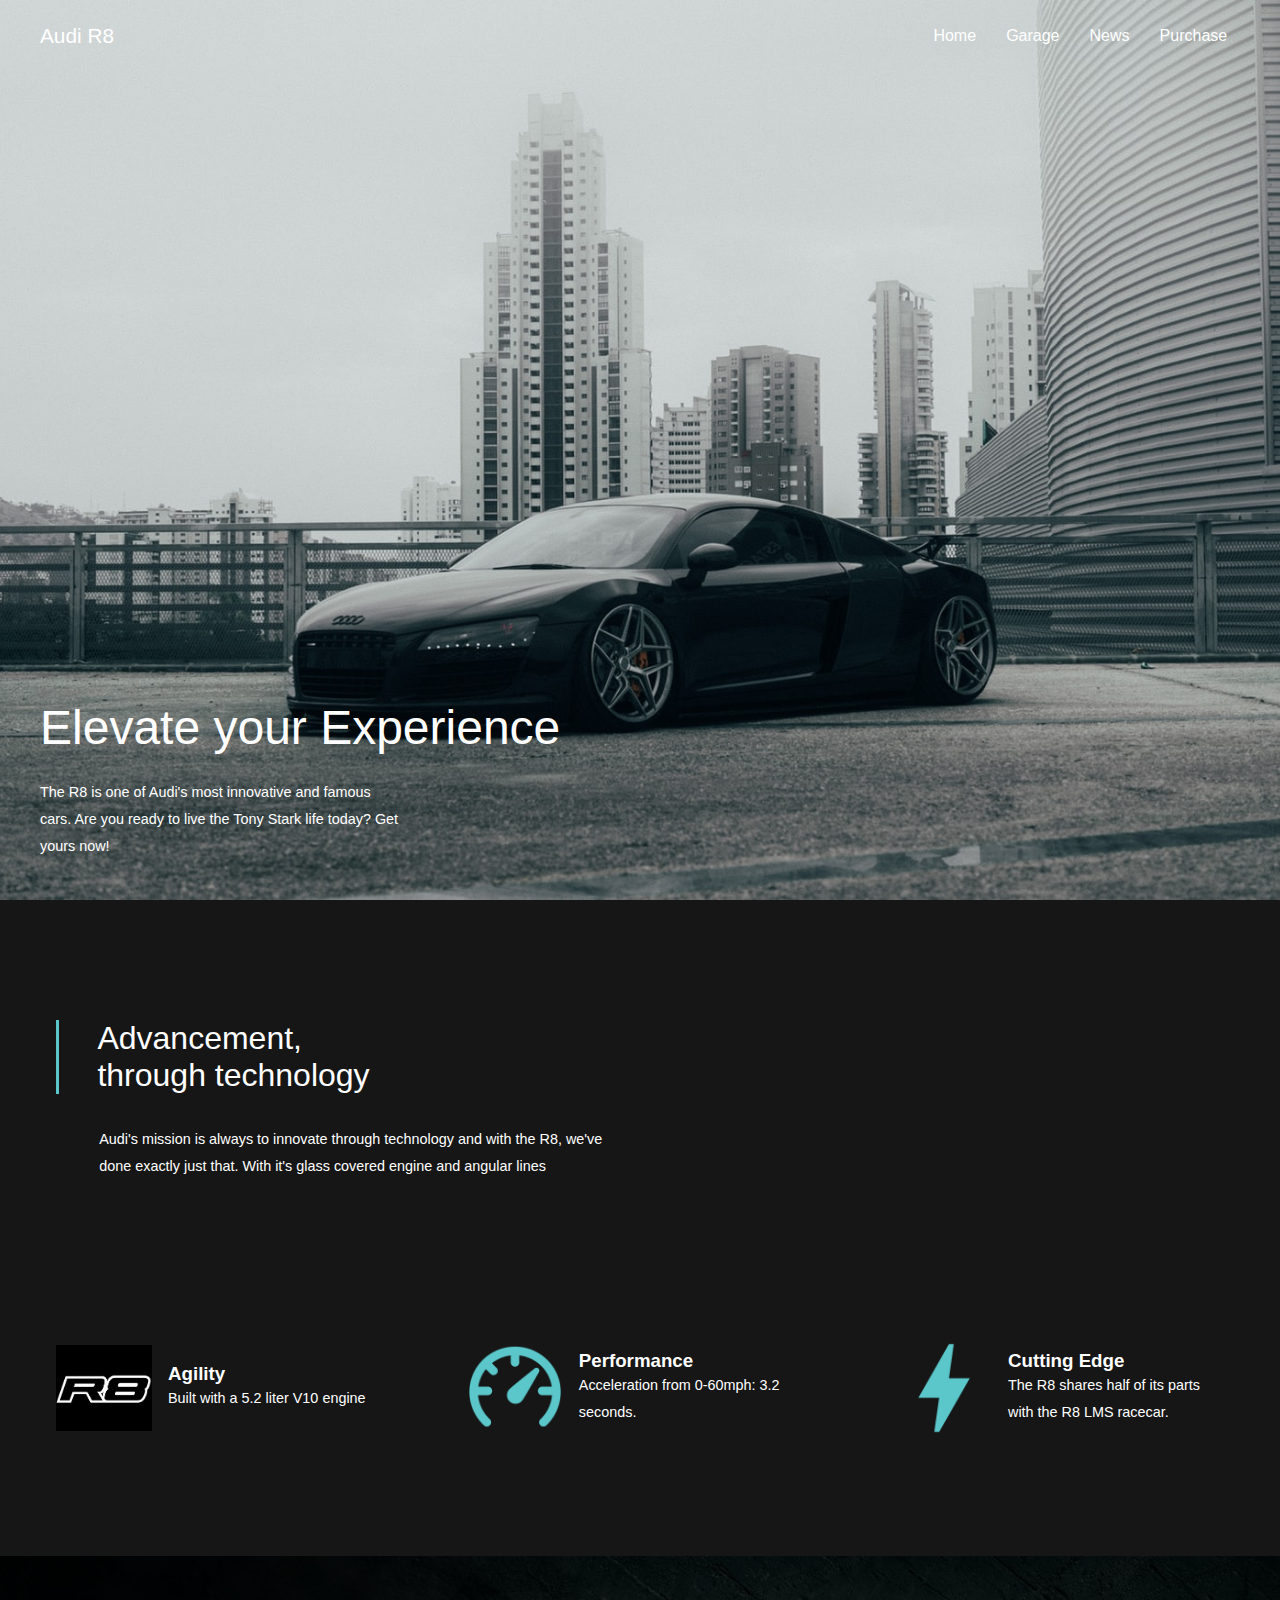
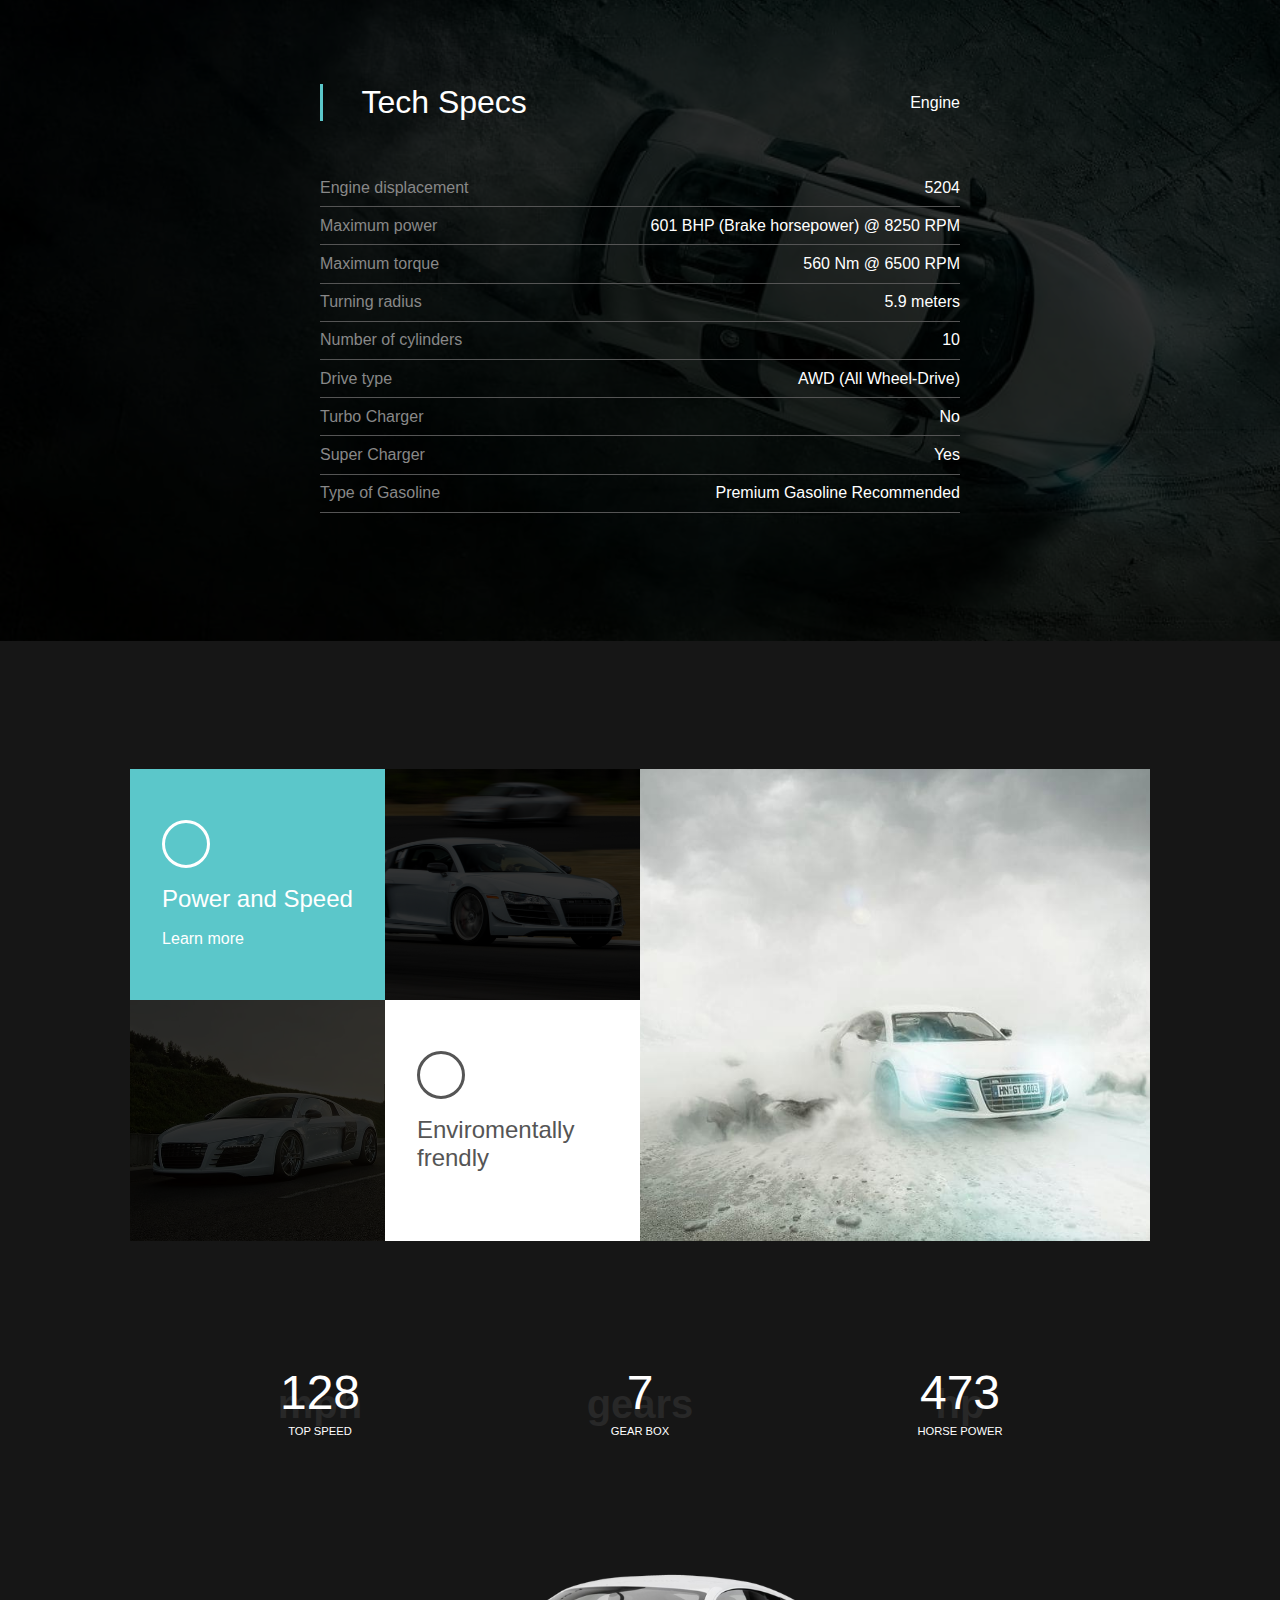
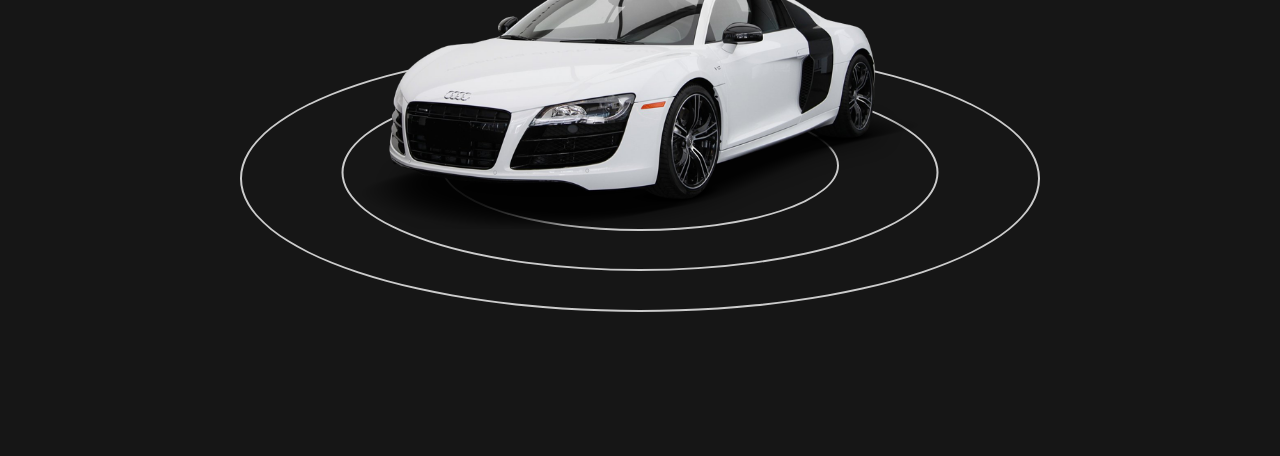
<file: index.html>
<!DOCTYPE html>
<html lang="en">

<head>
    <meta charset="UTF-8">
    <title>Car Website</title>
    <link rel="stylesheet" href="styles.css">


</head>


<body>
    <header>
        <nav>
            <a href="index.html" class="brand">Audi R8</a>
            <ul class="menu">
                <li><a href="index.html">Home</a></li>
                <li><a href="menu/garage.html">Garage</a></li>
                <li><a href="menu/news.html">News</a></li>
                <li><a href="#" class="btn">Purchase</a></li>
            </ul>
            <div class="menu-btn">
                <button><img src="image/menu.png" alt="fas fa-bars"></button><i class="fas fa-bars"></i>
            </div>
        </nav>
        <div class="header-body">
            <div>
                <h1>Elevate your Experience</h1>
                <p>
                    The R8 is one of Audi's most innovative and famous cars. Are you ready to live the Tony Stark life today? Get yours now!
                </p>
            </div>
        </div>
    </header>

    <section class="about">
        <div class="heading">
            <h2>
                Advancement, <br /> through technology
            </h2>
            <p>
                Audi's mission is always to innovate through technology and with the R8, we've done exactly just that. With it's glass covered engine and angular lines
            </p>
        </div>
        <div class="infos">
            <div class="info">
                <img src="image/icon1.png" alt="icon" />
                <div>
                    <h3>Agility</h3>
                    <p>
                        Built with a 5.2 liter V10 engine
                    </p>
                </div>
            </div>
            <div class="info">
                <img src="image/icon2.png" alt="icon" />
                <div>
                    <h3>
                        Performance
                    </h3>
                    <p>
                        Acceleration from 0-60mph: 3.2 seconds.
                    </p>
                </div>
            </div>
            <div class="info">
                <img src="image/icon3.png" alt="icon" />
                <div>
                    <h3>
                        Cutting Edge
                    </h3>
                    <p>
                        The R8 shares half of its parts with the R8 LMS racecar.
                    </p>
                </div>
            </div>
        </div>
    </section>

    <section class="specs">
        <div>
            <div class="specs-header">
                <h2>
                    Tech Specs
                </h2>
                <span>
                Engine 
            </span>
            </div>
            <ul>
                <li>
                    <span>Engine displacement</span>
                    <span>5204</span>
                </li>
                <li>
                    <span>
                    Maximum power
                </span>
                    <span>
                    601 BHP (Brake horsepower) @ 8250 RPM
                </span>

                </li>
                <li>
                    <span>Maximum torque</span>
                    <span>560 Nm @ 6500 RPM</span>
                </li>
                <li>
                    <span>Turning radius</span>
                    <span>5.9 meters</span>
                </li>
                <li>
                    <span>
                    Number of cylinders
                </span>
                    <span>10</span>
                </li>
                <li>
                    <span>
                    Drive type
                </span>
                    <span>AWD (All Wheel-Drive)</span>
                </li>
                <li>
                    <span>Turbo Charger</span>
                    <span>No</span>
                </li>
                <li>
                    <span>Super Charger</span>
                    <span>Yes</span>
                </li>
                <li>
                    <span>Type of Gasoline</span>
                    <span>Premium Gasoline Recommended</span>
                </li>

            </ul>
        </div>
    </section>

    <section class="panels">
        <div class="panels-sm">
            <div class="panel">
                <div>
                    <div class="icon">
                        <i class="fas fa-fire"></i>
                    </div>
                    <h2>Power and Speed</h2>
                    <a href="#">
                        <span>Learn more</span>
                        <i class="fas fa-arrow-right"></i>
                    </a>
                </div>
            </div>
            <div class="panel"></div>
            <div class="panel"></div>
            <div class="panel">
                <div>
                    <div class="icon">
                        <i class="fas fa-tint"></i>
                    </div>
                    <h2>Enviromentally frendly</h2>
                </div>
            </div>
        </div>
        <div class="panel-lg"></div>
    </section>

    <section class="car-stats">
        <div class="stats">
            <div>
                <h1 class="counter" data-target="206" data-speed="10">128
                </h1>
                <h1>mph</h1>
                <h5>Top Speed</h5>
            </div>
            <div>
                <h1 class="counter" data-target="7" data-speed="500">7
                </h1>
                <h1>gears</h1>
                <h5>Gear Box</h5>
            </div>
            <div>
                <h1 class="counter" data-target="473" data-speed="1">473
                </h1>
                <h1>hp</h1>
                <h5>Horse Power</h5>
            </div>
        </div>
        <div class="car">
            <div class="circle">
                <img src="image/car.png" alt="car" />
                <div class="inner-md-circle"></div>
                <div class="inner-sm-circle"></div>
            </div>
        </div>
    </section>
    <script src="class.js"></script>
</body>

</html>
</file>
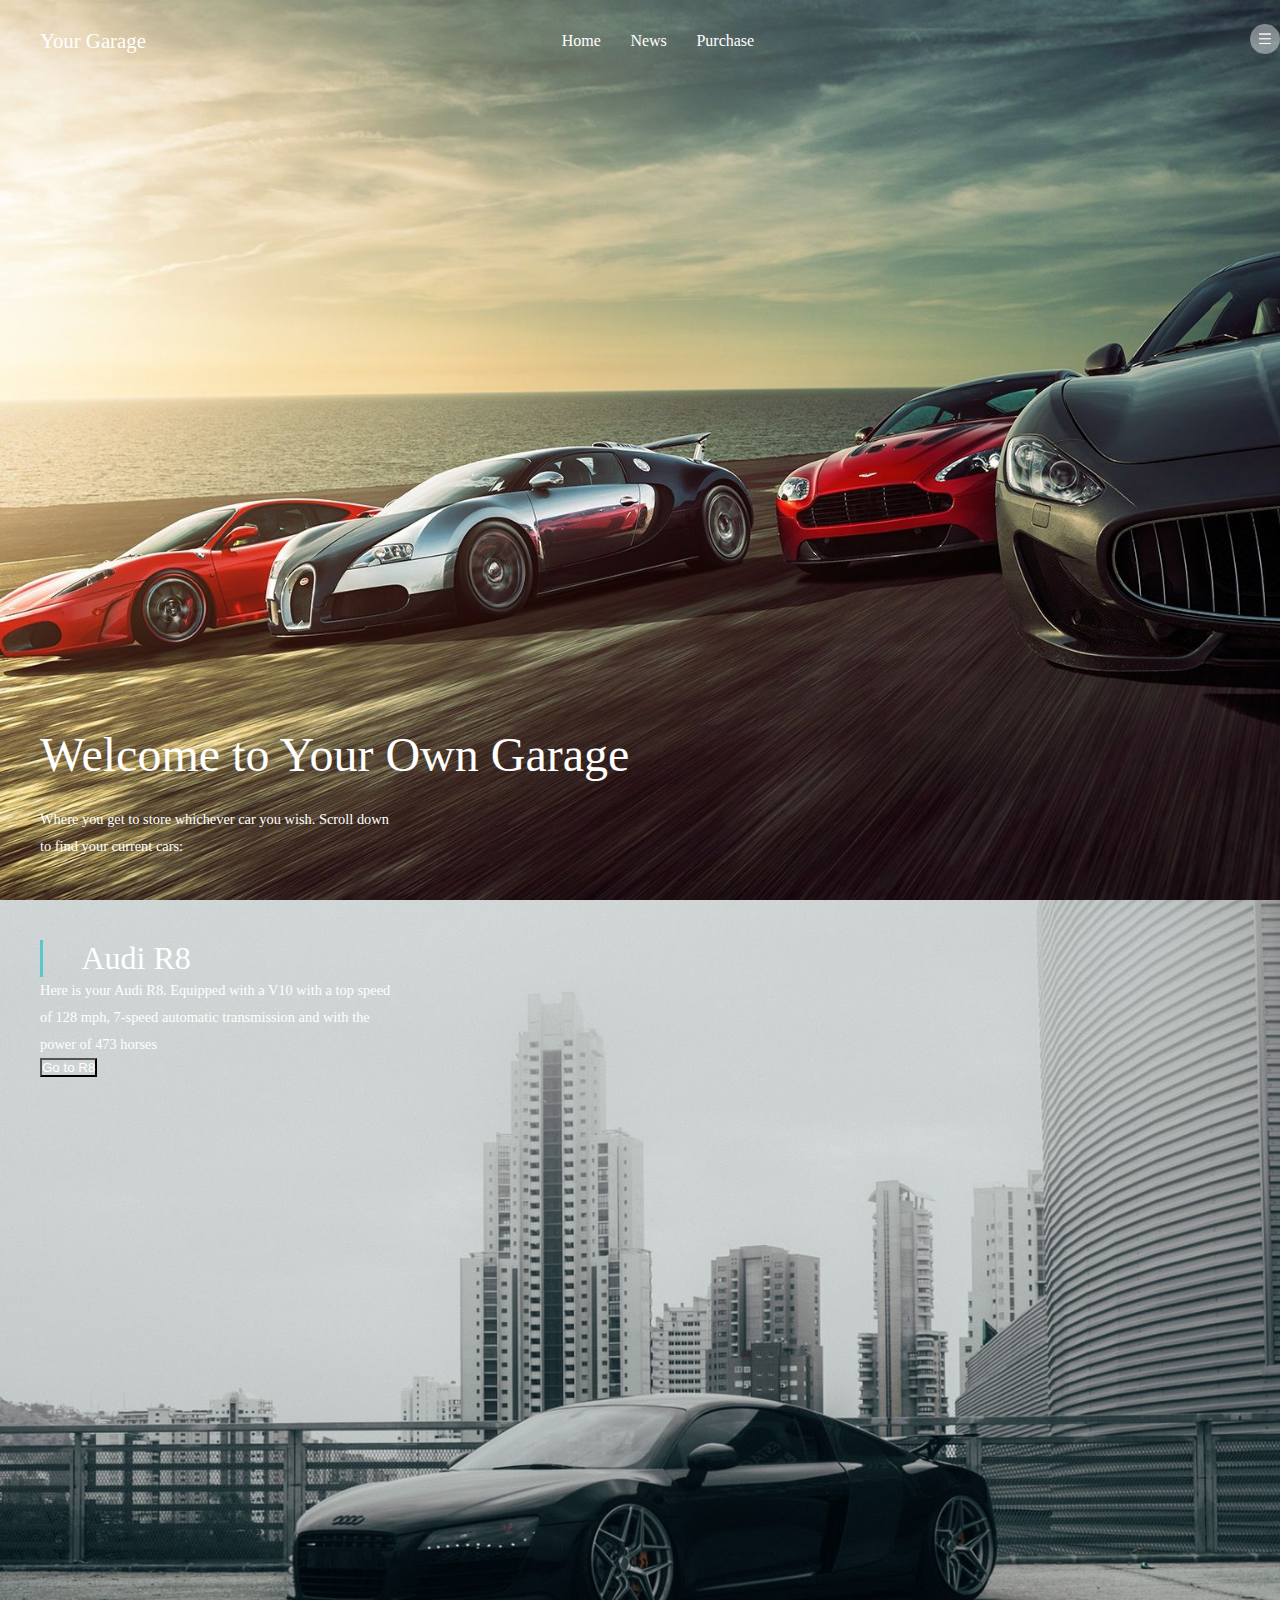
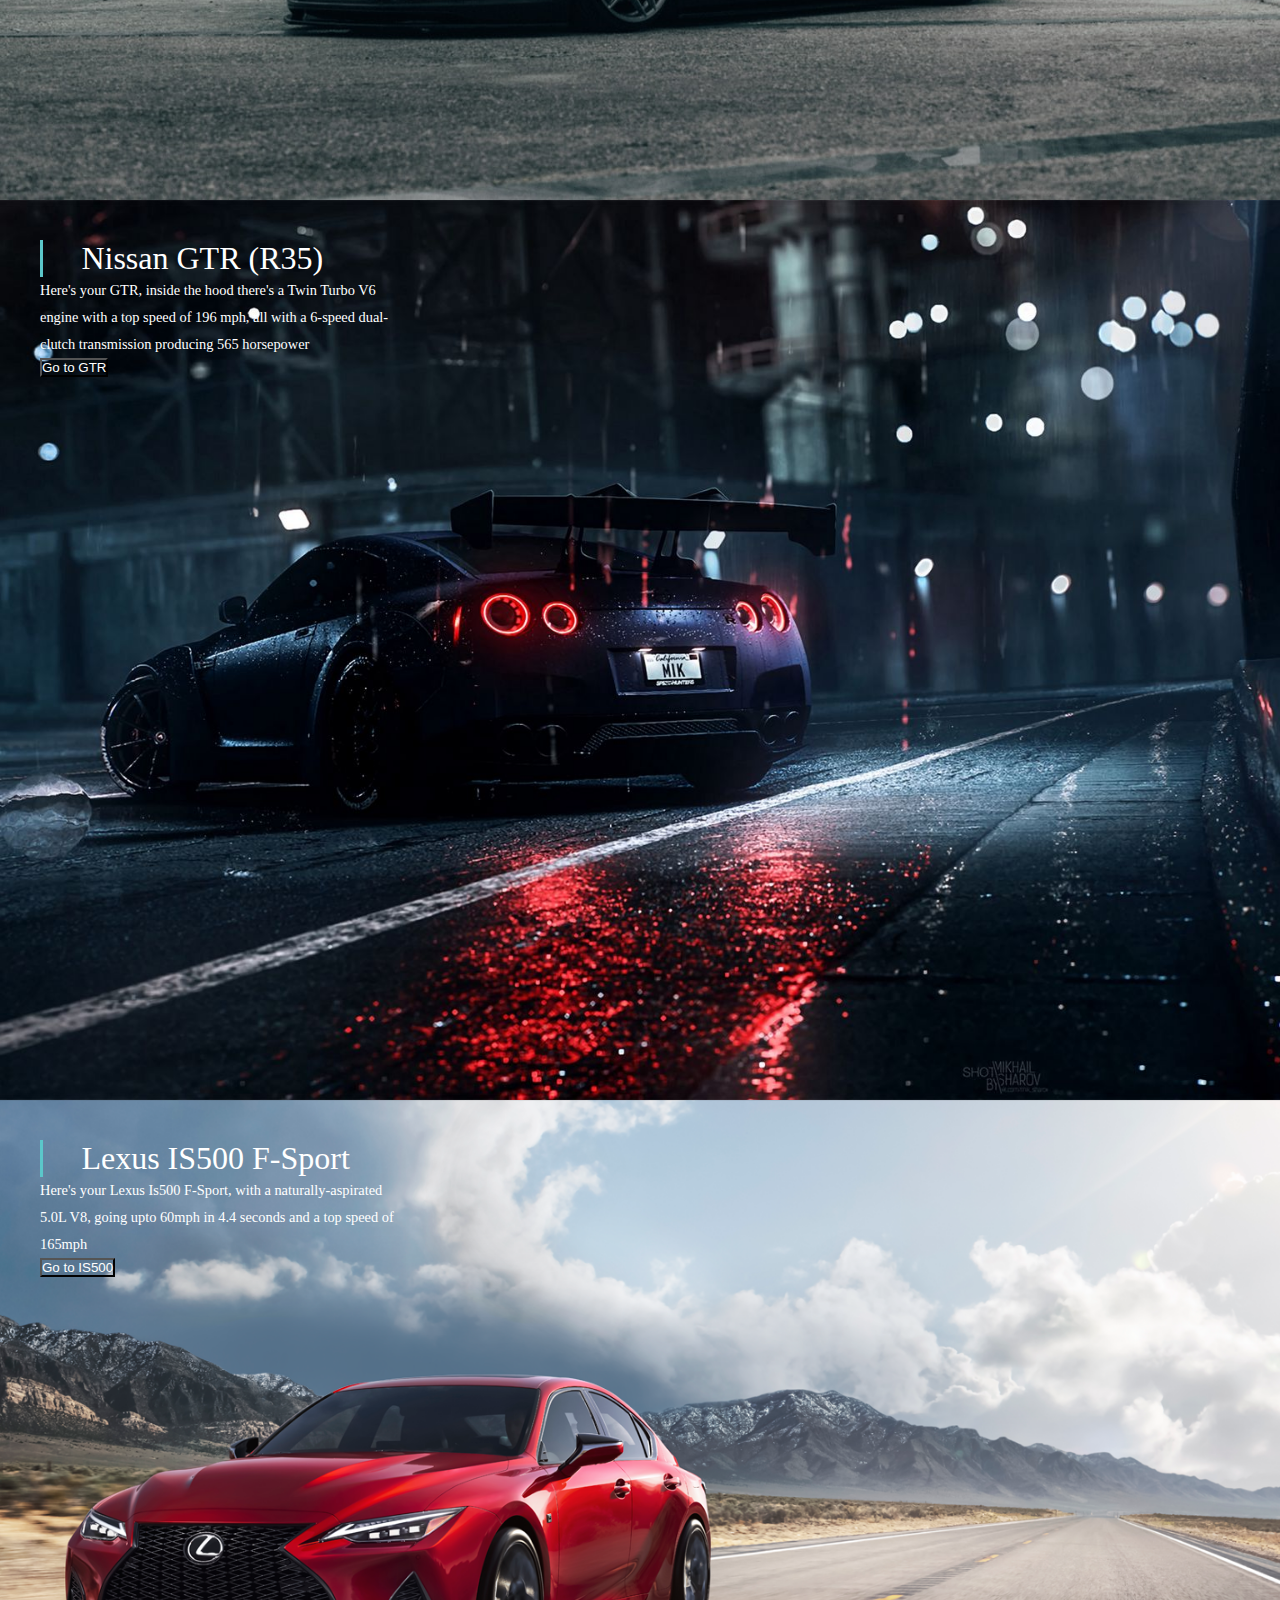
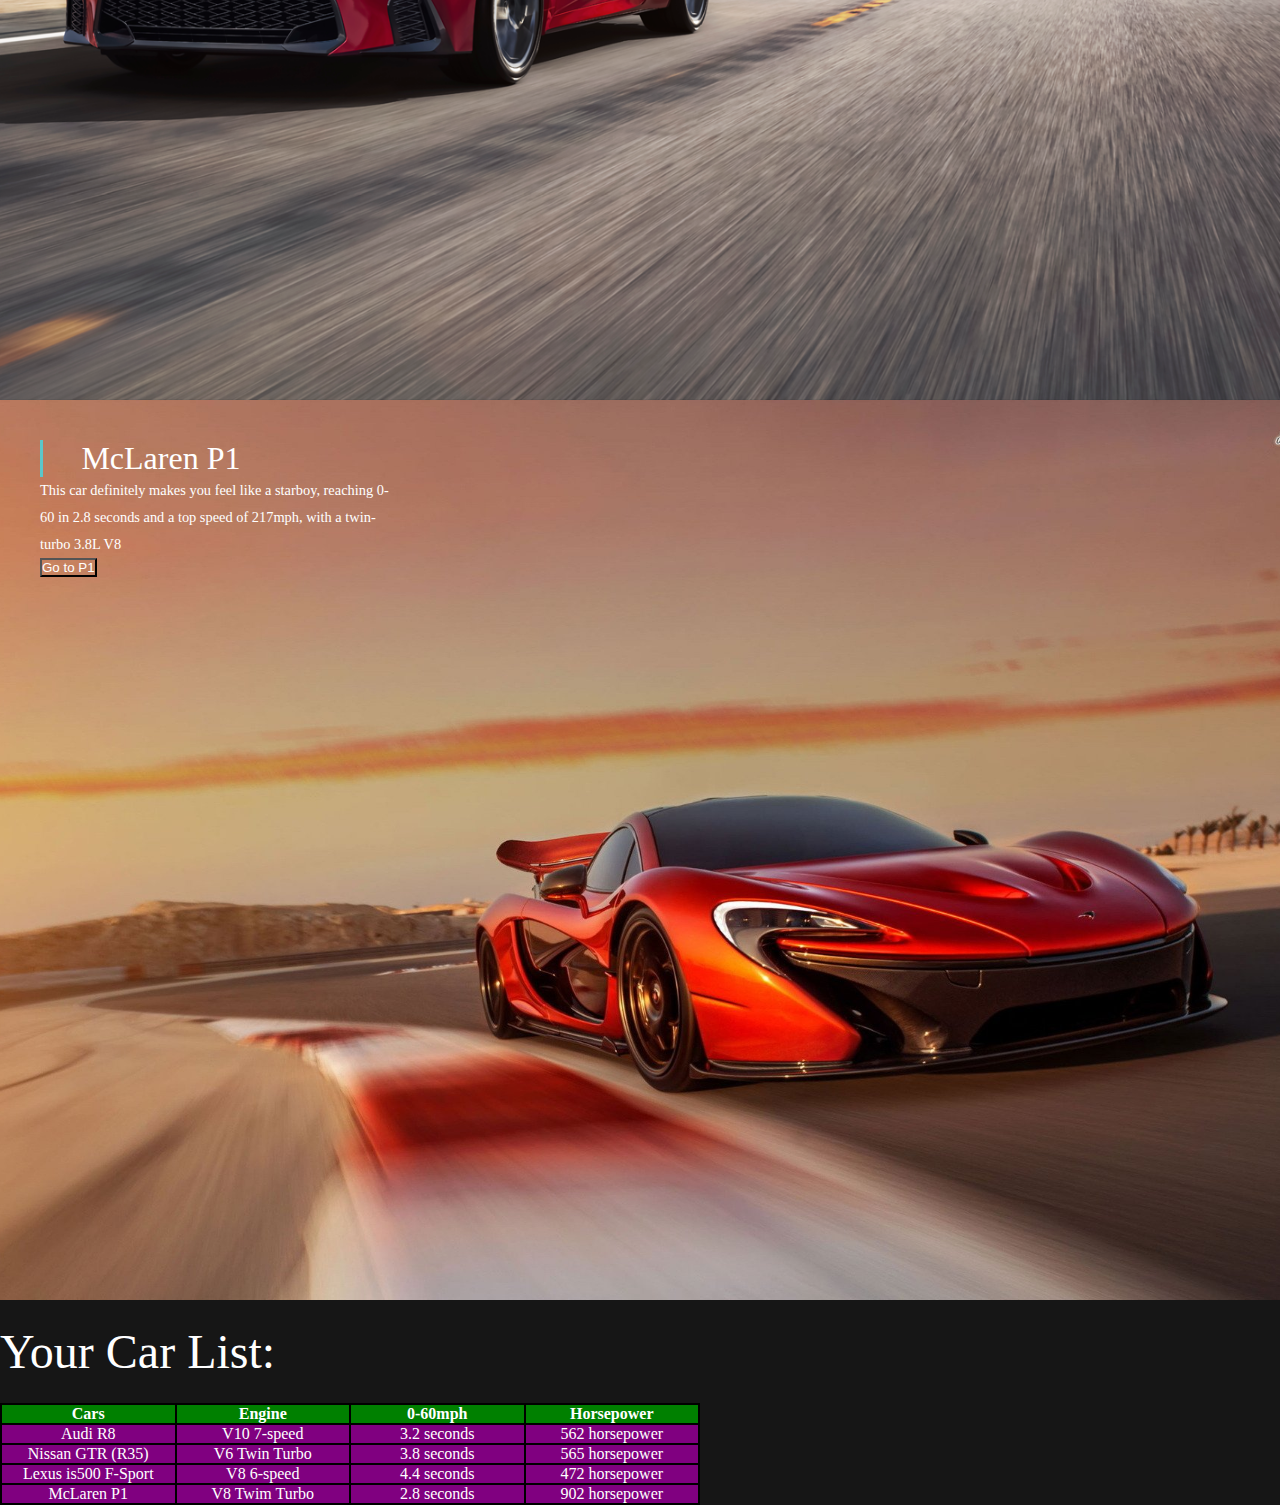
<file: menu/garage.html>
<!DOCTYPE html>

<html lang="en">

<head>
    <meta charset="UTF-8">
    <title>Your Garage</title>
    <link rel="stylesheet" href="garage.css">
</head>

<body>
    <header>
        <nav>
            <a href="garage.html" class="garage">Your Garage</a>
            <ul class="menu">
                <li><a href="../index.html">Home</a></li>
                <li><a href="news.html">News</a></li>
                <li><a href="#" class="btn">Purchase</a></li>
            </ul>
            <div class="menu-btn">
                <img src="../image/menu.png" class="menu-btn">
            </div>
        </nav>
        <div class="header-body">
            <div>
                <h1>Welcome to Your Own Garage</h1>
                <p>
                    Where you get to store whichever car you wish. Scroll down to find your current cars:
                </p>
            </div>
        </div>
    </header>

    <section class="R8">
        <div class="audir8">
            <h2>Audi R8</h2>
            <p>Here is your Audi R8. Equipped with a V10 with a top speed of 128 mph, 7-speed automatic transmission and with the power of 473 horses</p>
            <button class="carbutton"><a href="../index.html"> Go to R8 </a></button>
        </div>
    </section>


    <section class="GTR">
        <div class="nissanGTR">
            <h2>Nissan GTR (R35)</h2>
            <p>Here's your GTR, inside the hood there's a Twin Turbo V6 engine with a top speed of 196 mph, all with a 6-speed dual-clutch transmission producing 565 horsepower</p>
            <button class="carbutton"><a href="#"> Go to GTR </a></button>
        </div>
    </section>

    <section class="Lexus">
        <div class="lexusis500">
            <h2>
                Lexus IS500 F-Sport
            </h2>
            <p>Here's your Lexus Is500 F-Sport, with a naturally-aspirated 5.0L V8, going upto 60mph in 4.4 seconds and a top speed of 165mph</p>
            <button class="carbutton"><a href="#"> Go to IS500 </a></button>
        </div>

    </section>

    <section class="McLaren">
        <div class="MP1">
            <h2>
                McLaren P1
            </h2>
            <p>
                This car definitely makes you feel like a starboy, reaching 0-60 in 2.8 seconds and a top speed of 217mph, with a twin-turbo 3.8L V8
            </p>
            <button class="carbutton"><a href="#"> Go to P1</a></button>
        </div>

    </section>

    <section class="cartable">
        <h1>Your Car List:</h1>
        <table bgcolor="black" width="700">
            <tr bgcolor="green">
                <th width="100">Cars</th>
                <th width="100">Engine</th>
                <th width="100">0-60mph</th>
                <th width="100">Horsepower</th>
            </tr>
            <tr bgcolor="purple" align="center">
                <td> Audi R8</td>
                <td> V10 7-speed</td>
                <td> 3.2 seconds</td>
                <td> 562 horsepower</td>
            </tr>
            <tr bgcolor="purple" align="center">
                <td> Nissan GTR (R35)</td>
                <td> V6 Twin Turbo</td>
                <td> 3.8 seconds</td>
                <td> 565 horsepower</td>
            </tr>
            <tr bgcolor="purple" align="center">
                <td> Lexus is500 F-Sport</td>
                <td> V8 6-speed</td>
                <td> 4.4 seconds</td>
                <td> 472 horsepower</td>
            </tr>
            <tr bgcolor="purple" align="center">
                <td> McLaren P1</td>
                <td> V8 Twim Turbo</td>
                <td> 2.8 seconds</td>
                <td> 902 horsepower</td>
            </tr>
        </table>
    </section>
    <script src="garage.js"></script>
</body>

</html>
</file>
<file: styles.css>
body {
    margin: 0;
    font-family: 'Poppins', sans-serif;
    color: #fff;
    background: #161616;
}

* {
    box-sizing: border-box;
    margin: 0;
    padding: 0;
}

p {
    font-size: 0.9em;
    max-width: 35em;
    line-height: 27px;
}

h1,
h2 {
    font-weight: 300;
}

h1 {
    margin: 0.5em 0;
    font-size: 3em;
}

.specs h2,
.about h2 {
    font-size: 2em;
    padding-left: 1.2em;
    border-left: 0.1em #5bc7ca solid;
}

ul {
    list-style: none;
}

a {
    text-decoration: none;
    color: #fff;
}

section {
    padding: 2.5em;
}


/* Set all flex layouts*/

nav,
.infos,
.info,
.specs-header,
.specs li,
.stats {
    display: flex;
    justify-content: space-between;
    align-items: center;
}

.specs,
.icon,
.panel:first-child,
.panel:last-child {
    display: flex;
    justify-content: center;
    align-items: center;
}

header {
    height: 100vh;
    min-height: 30em;
    background: url(image/banner.jpg) no-repeat center;
    background-size: cover;
    display: flex;
    flex-direction: column;
}


/* Nav Bar */

nav {
    padding: 1.5em 2.5em;
    position: relative;
}

.menu-btn {
    display: none;
}

.brand {
    font-size: 1.3em;
}

nav li {
    display: inline-block;
    margin: 0 0.8em;
    text-align: center;
}

nav a {
    color: #fff;
}

nav a:hover {
    color: #eee;
}


/* Header Body */

.header-body {
    padding: 2.5em;
    height: 100%;
    width: 100%;
    display: flex;
    align-items: flex-end;
}

.header-body p {
    max-width: 25em;
}


/* About */

.heading h2 {
    margin-bottom: 1em;
}

.heading p {
    margin-left: 3em;
    display: inline-block;
}

.infos {
    gap: 2em;
}

.infos,
.heading {
    padding: 5em 1em;
}

.info img {
    max-width: 6em;
    margin-right: 1em;
}

.info h3 {
    margin-bottom: 0, 5em;
}

.info p {
    max-width: 15em;
}


/* Specs */

.specs {
    background: url(image/banner2.jpg) no-repeat center;
    background-size: cover;
    min-height: 40em;
    position: relative;
    padding-top: 8em;
    padding-bottom: 8em;
}

.specs-header,
.specs ul {
    position: relative;
    z-index: 1;
}

.specs ul {
    width: 40em;
    margin-top: 3em;
}

.specs li {
    padding: 0.6em 0;
    border-bottom: #555 1px solid;
}

.specs li span:first-child {
    color: #888;
}


/* Panels Section */

.panels {
    display: grid;
    grid-template-columns: 1fr 1fr;
    min-height: 40em;
    max-width: 1100px;
    margin: 0 auto;
    padding-top: 8em;
}

.panel>div {
    padding: 1em;
}

.panels-sm {
    display: grid;
    grid-template-columns: 1fr 1fr;
}

.panel:first-child,
.panel:last-child {
    padding: 1em;
}

.panel:first-child {
    background: #5bc7ca;
}

.panel:last-child {
    background: #fff;
    color: #555;
}

.panel:nth-child(2) {
    background: url(image/panel1.jpg) no-repeat center;
}

.panel:nth-child(3) {
    background: url(image/panel2.jpg) no-repeat center;
}

.panel:nth-child(2),
.panel:nth-child(3) {
    background-size: cover;
    position: relative;
}


/* Image dark overlays */

.specs::before,
.panel:nth-child(2):before,
.panel:nth-child(3):before {
    content: '';
    background: rgba(0, 0, 0, 0.8);
    position: absolute;
    top: 0;
    left: 0;
    width: 100%;
    height: 100%;
    z-index: 0;
}

.panel h2 {
    margin: 0.7em 0;
}

.panel-lg {
    background: url(image/panel3.jpg) no-repeat center;
    background-size: cover;
    width: 100%;
    height: 100%;
}

.icon {
    font-size: 2em;
    border-radius: 50%;
    width: 1.5em;
    height: 1.5em;
}

.panel:first-child .icon {
    border: 3px #fff solid;
}

.panel:nth-child(4) .icon {
    border: 3px #555 solid;
}


/* Stats */

.car-stats {
    padding: 5em 1em;
}

.stats {
    text-align: center;
    max-width: 800px;
    margin: 0 auto;
}

.stats>div {
    margin-bottom: 1em;
    position: relative;
    min-width: 10em;
}

.stats>div h1:nth-child(2) {
    color: #282828;
    position: absolute;
    top: 30%;
    left: 50%;
    transform: translate(-50%, -50%);
    z-index: -1;
    font-size: 2.5em;
    font-weight: 700;
}

.stats h5 {
    font-weight: 400;
    text-transform: uppercase;
    font-size: 0.7em;
}

.counter {
    margin: 0.1em 0;
}

.car {
    padding: 4em 1em 4em 1em;
    margin-top: 8em;
}

.circle {
    border: 2px #ccc solid;
    border-radius: 50%;
    width: 100%;
    max-width: 800px;
    margin: 0 auto;
    position: relative;
    background: #161616;
    animation: glow 4s ease-in-out infinite;
    aspect-ratio: 3/1;
}

.car img {
    width: 70%;
    position: absolute;
    top: -50%;
    left: 50%;
    transform: translateX(-50%);
    z-index: 1;
}

.circle div {
    border: inherit;
    border-radius: inherit;
    background: inherit;
    position: absolute;
    left: 50%;
    transform: translateX(-50%);
    animation: inherit;
}

.circle .inner-md-circle {
    width: 75%;
    height: 75%;
    top: 10%;
    animation-delay: 3s;
}

.circle .inner-sm-circle {
    width: 50%;
    height: 50%;
    top: 20%;
    animation-delay: 6s;
}


/* Circle Glow Animation */

@keyframes glow {
    0% {
        box-shadow: none;
    }
    50% {
        box-shadow: 0 0 1em #5bc7ca;
    }
    100% {
        box-shadow: none;
    }
}

@media screen and (max-width: 900px) {
    .menu-btn {
        display: block;
        font-size: 1.2em;
        cursor: pointer;
    }
    .menu-btn:hover {
        color: #eee;
    }
    .brand,
    .menu-btn {
        position: relative;
        z-index: 1;
    }
    .menu {
        position: absolute;
        top: 0;
        left: 0;
        padding: 0;
        background: #161616;
        width: 100%;
        z-index: 0;
        height: 0;
        overflow-y: hidden;
        transition: 0.6s ease-in-out;
    }
    /* open class for jS */
    .menu-open {
        height: 17em;
        padding: 5em 0 1em 0;
    }
    .menu li {
        display: block;
        margin: 1em 0;
    }
    .specs ul {
        width: 80vw;
    }
    .infos,
    .info,
    .stats {
        flex-direction: column;
        text-align: center;
        align-items: center;
    }
    .infos {
        gap: 3em;
    }
    .info img {
        margin: 0 0 1em 0;
    }
    .panels,
    .panels-sm {
        grid-template-columns: 1fr;
    }
    .panel,
    .panel-lg {
        min-height: 15em;
    }
    .panel:nth-child(2) {
        order: 1;
    }
}

@media screen and (max-width: 600px) {
    html {
        font-size: 14px;
    }
}
</file>
<file: menu/garage.css>
body {
    margin: 0;
    font-family: 'Helvetica ', serif;
    color: #fff;
    background: #161616
}

* {
    box-sizing: border-box;
    margin: 0;
    padding: 0;
}

p {
    font-size: 0.9em;
    max-width: 35em;
    line-height: 27px;
}

h1,
h2 {
    font-weight: 300;
}

h1 {
    margin: 0.5em 0;
    font-size: 3em;
}

.R8 h2,
.GTR h2,
.Lexus h2,
.McLaren h2 {
    font-size: 2em;
    padding-left: 1.2em;
    border-left: 0.1em #5bc7ca solid;
}

ul {
    list-style: none;
}

a {
    text-decoration: none;
    color: #fff
}

nav {
    display: flex;
    justify-content: space-between;
    align-items: center;
}

header {
    height: 100vh;
    min-height: 30em;
    background: url(images/homepage.jpg) no-repeat center;
    background-size: cover;
    display: flex;
    flex-direction: column;
}


/* nav */

nav {
    padding: 1.5em 2.5em;
    position: relative;
}

.menu-btn {
    width: 30px;
    cursor: pointer;
    margin-left: 40px;
}

.garage {
    font-size: 1.3em;
}

nav li {
    display: inline-block;
    margin: 0 0.8em;
    text-align: center;
}

nav a {
    color: #fff;
}

nav a:hover {
    color: #eee
}


/* header body*/

.header-body {
    padding: 2.5em;
    height: 100%;
    width: 100%;
    display: flex;
    align-items: flex-end;
}

.header-body p {
    max-width: 25em;
}

.R8 {
    height: 100vh;
    min-height: 30em;
    background: url(../image/banner.jpg) no-repeat center;
    background-size: cover;
}

.audir8 {
    padding: 2.5em;
    height: 100%;
    width: 100%;
    align-items: flex-end;
}

.audir8 p {
    max-width: 25em;
    display: flex;
    align-items: flex-end;
}

.GTR {
    height: 100vh;
    min-height: 30em;
    background: url(images/gtr.jpg) no-repeat center;
    background-size: cover;
}

.nissanGTR {
    padding: 2.5em;
    height: 100%;
    width: 100%;
    align-items: flex-end;
}

.nissanGTR p {
    max-width: 25em;
    display: flex;
    align-items: flex-end;
}

.Lexus {
    height: 100vh;
    min-height: 30em;
    background: url(images/is500.png) no-repeat center;
    background-size: cover;
}

.lexusis500 {
    padding: 2.5em;
    height: 100%;
    width: 100%;
    align-items: flex-end;
}

.lexusis500 p {
    max-width: 25em;
    display: flex;
    align-items: flex-end;
}

.McLaren {
    height: 100vh;
    min-height: 30em;
    background: url(images/p1.jpg) no-repeat center;
    background-size: cover;
}

.MP1 {
    padding: 2.5em;
    height: 100%;
    width: 100%;
    align-items: flex-end;
}

.MP1 p {
    max-width: 25em;
    display: flex;
    align-items: flex-end;
}

.carbutton {
    opacity: 1;
    background-color: transparent;
}

.cartable {
    font-family: cursive
}
</file>
